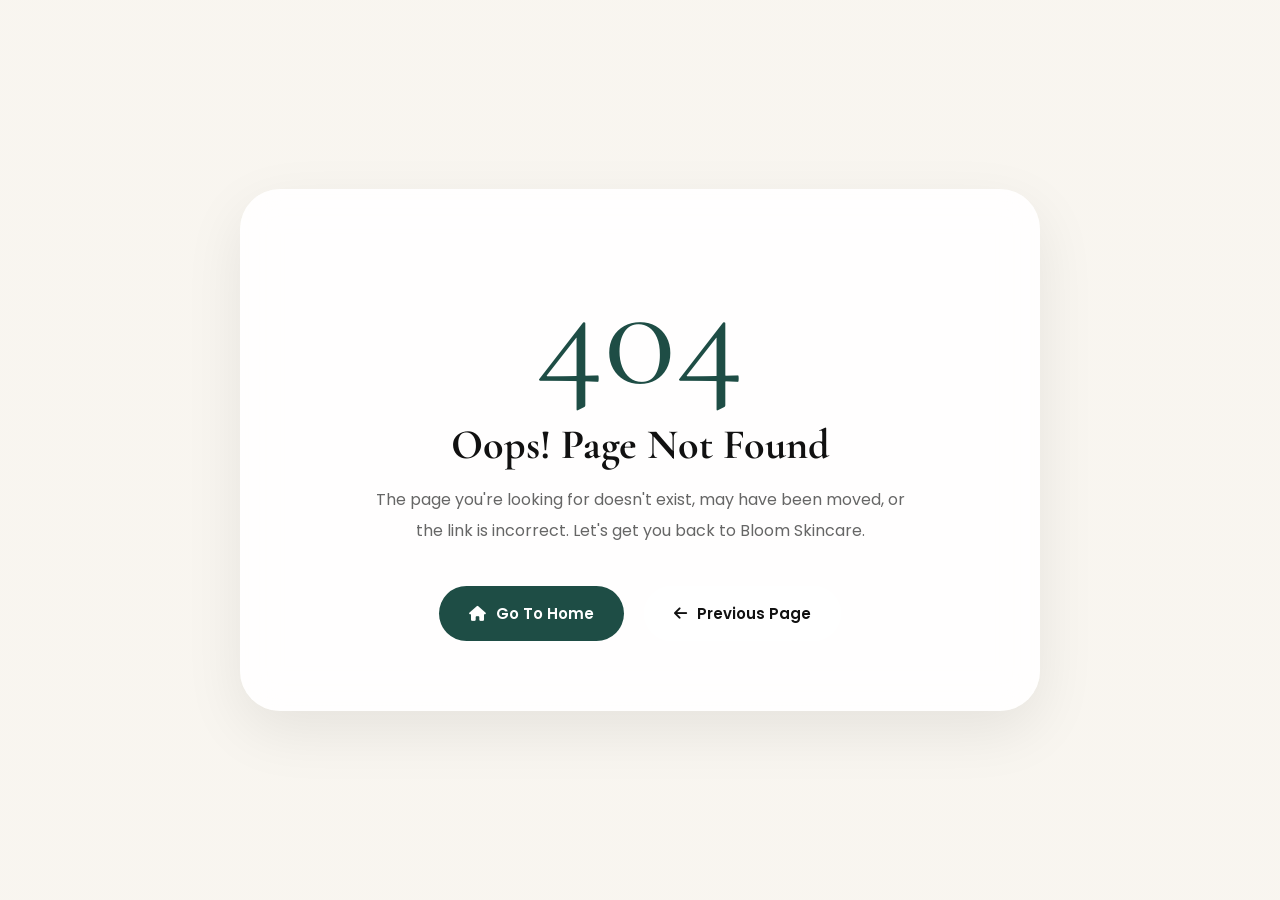
<file: 404b.html>
<!DOCTYPE html>
<html lang="en">

<head>

    <meta charset="UTF-8">
    <meta name="viewport" content="width=device-width, initial-scale=1.0">

    <title>404 - Page Not Found</title>
    <!-- CSS -->
    <!-- Favicon -->
   <link rel="icon" type="image/png" href="./bloom2.png?v=10">
<link rel="shortcut icon" href="./bloom2.png?v=10">
    <link
        href="https://fonts.googleapis.com/css2?family=Poppins:wght@300;400;500;600;700&family=Cormorant+Garamond:wght@400;500;600;700&display=swap"
        rel="stylesheet">

    <link rel="stylesheet" href="https://cdnjs.cloudflare.com/ajax/libs/font-awesome/6.5.1/css/all.min.css">

    <style>
        :root {

            --primary-color: #1E4D45;
            --secondary-color: #d4b472;

            --bg-color: #f8f5ef;
            --card-bg: rgba(255, 255, 255, .88);

            --text-color: #111;
            --light-text: #666;

            --shadow:
                0 20px 60px rgba(0, 0, 0, .08);

        }

        * {

            margin: 0;
            padding: 0;
            box-sizing: border-box;

            font-family: 'Poppins', sans-serif;

        }

        body {

            min-height: 100vh;

            display: flex;
            align-items: center;
            justify-content: center;

            padding: 20px;

            background:
                linear-gradient(rgba(248, 245, 239, .95),
                    rgba(248, 245, 239, .95)),
                url("https://images.unsplash.com/photo-1515377905703-c4788e51af15");

            background-size: cover;
            background-position: center;

            color: var(--text-color);

        }

        .back-btn {

            position: fixed;

            top: 25px;
            left: 25px;

            width: 55px;
            height: 55px;

            border: none;

            border-radius: 50%;

            background: var(--primary-color);

            color: white;

            cursor: pointer;

            font-size: 18px;

            transition: .3s;

            z-index: 100;
        }

        .back-btn:hover {

            transform: translateY(-3px);

        }

        .error-card {

            width: 100%;
            max-width: 800px;

            background: var(--card-bg);

            backdrop-filter: blur(18px);

            border-radius: 40px;

            padding: 70px 50px;

            text-align: center;

            box-shadow: var(--shadow);

        }

        .error-code {

            font-size: 150px;

            line-height: 1;

            font-family: 'Cormorant Garamond', serif;

            color: var(--primary-color);

        }

        .error-title {

            font-size: 42px;

            margin-top: 10px;
            margin-bottom: 15px;

            font-family: 'Cormorant Garamond', serif;

        }

        .error-text {

            color: var(--light-text);

            max-width: 550px;

            margin: auto;

            line-height: 1.9;

        }

        .buttons {

            margin-top: 40px;

            display: flex;

            justify-content: center;

            gap: 20px;

            flex-wrap: wrap;

        }

        .btn {

            padding: 16px 30px;

            border: none;

            border-radius: 50px;

            cursor: pointer;

            font-size: 15px;

            font-weight: 600;

            transition: .3s;

            text-decoration: none;

            display: inline-flex;

            align-items: center;

            gap: 10px;

        }

        .home-btn {

            background: var(--primary-color);

            color: white;

        }

        .home-btn:hover {

            transform: translateY(-3px);

        }

        .back-home {

            background: white;

            color: var(--text-color);

        }

        .back-home:hover {

            transform: translateY(-3px);

        }

        /* ===================================
LUXURY 404 DARK MODE
=================================== */

        body.dark-mode {

            background:

                linear-gradient(rgba(10, 12, 16, .72),
                    rgba(10, 12, 16, .72)),

                url("https://images.unsplash.com/photo-1515377905703-c4788e51af15");

            background-size: cover;
            background-position: center;
            background-attachment: fixed;

            color: #f5f5f5;
        }

        /* CARD */

        body.dark-mode .error-card {

            background: rgba(20, 24, 30, .82);

            backdrop-filter: blur(20px);

            border: 1px solid rgba(212, 175, 55, .12);

            box-shadow:
                0 25px 70px rgba(0, 0, 0, .45);
        }

        /* 404 NUMBER */

        body.dark-mode .error-code {

            color: #4b9387;

            text-shadow:
                0 0 30px rgba(212, 175, 55, .15);
        }

        /* TITLE */

        body.dark-mode .error-title {

            color: #ffffff;
        }

        /* DESCRIPTION */

        body.dark-mode .error-text {

            color: #d0d0d0;
        }

        /* HOME BUTTON */

        body.dark-mode .home-btn {

            background:
                linear-gradient(135deg,
                    #2d7065,
                    #50827a);

            color: #111;


        }

        body.dark-mode .home-btn:hover {

            transform: translateY(-4px);


        }

        /* BACK BUTTON */

        body.dark-mode .back-home {

            background: #232831;

            color: #f5f5f5;

            border: 1px solid rgba(255, 255, 255, .08);
        }

        body.dark-mode .back-home:hover {

            background: #2f3641;
        }

        /* DECORATIVE GOLD GLOW */

        body.dark-mode::before {

            content: "";

            position: fixed;

            inset: 0;

            pointer-events: none;

            z-index: -1;

            background:

                radial-gradient(circle at 15% 15%,
                    rgba(212, 175, 55, .08),
                    transparent 25%),

                radial-gradient(circle at 85% 75%,
                    rgba(212, 175, 55, .05),
                    transparent 30%);
        }

        @media(max-width:768px) {

            .error-card {

                padding: 40px 25px;

            }

            .error-code {

                font-size: 100px;

            }

            .error-title {

                font-size: 32px;

            }

            .buttons {

                flex-direction: column;

            }

            .btn {

                width: 100%;

                justify-content: center;

            }

        }
    </style>

</head>

<body>



    <div class="error-card">

        <div class="error-code">404</div>

        <h1 class="error-title">
            Oops! Page Not Found
        </h1>

        <p class="error-text">
            The page you're looking for doesn't exist,
            may have been moved, or the link is incorrect.
            Let's get you back to Bloom Skincare.
        </p>

        <div class="buttons">

            <a href="index.html" class="btn home-btn">

                <i class="fa-solid fa-house"></i>

                Go To Home

            </a>

            <button onclick="history.back()" class="btn back-home">

                <i class="fa-solid fa-arrow-left"></i>

                Previous Page

            </button>

        </div>

    </div>

    <script>

        /* LOAD SAVED DARK MODE */

        if (
            localStorage.getItem("darkMode")
            === "enabled"
        ) {

            document.body.classList.add(
                "dark-mode"
            );

        }

    </script>

    <script src="script.js"></script>
</body>

</html>
</file>
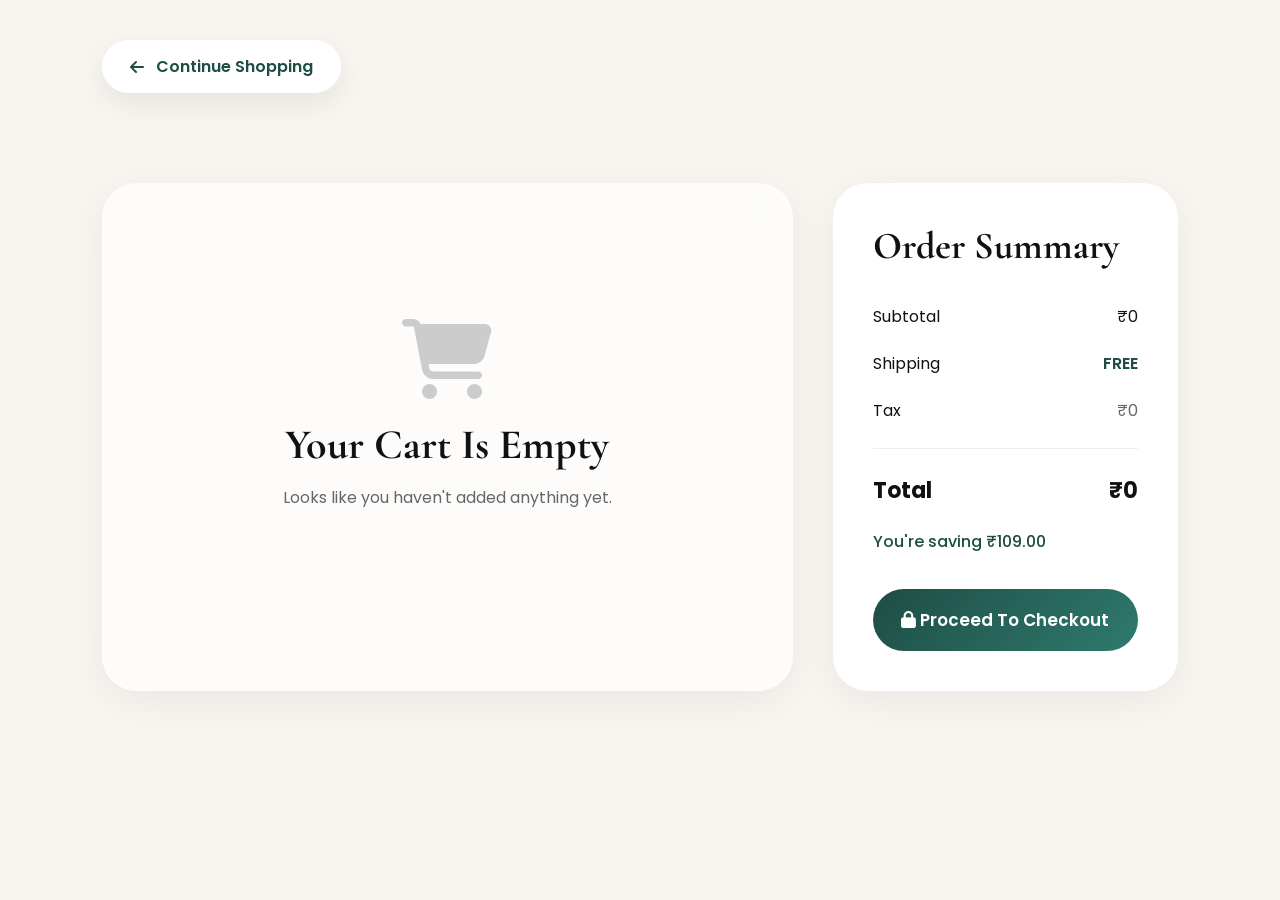
<file: cart.html>
<!DOCTYPE html>
<html lang="en">

<head>

    <meta charset="UTF-8">
    <meta name="viewport" content="width=device-width, initial-scale=1.0">

    <title>Luxury Cart</title>
    <!-- Favicon -->
<link rel="icon" type="image/png" href="./bloom2.png?v=10">
<link rel="shortcut icon" href="./bloom2.png?v=10">
    <!-- GOOGLE FONTS -->

    <link
        href="https://fonts.googleapis.com/css2?family=Poppins:wght@300;400;500;600;700&family=Cormorant+Garamond:wght@400;500;600;700&display=swap"
        rel="stylesheet">

    <!-- ICONS -->

    <link rel="stylesheet" href="https://cdnjs.cloudflare.com/ajax/libs/font-awesome/6.5.1/css/all.min.css" />

    <style>
        /* ===================================
ROOT
=================================== */

        :root {

            --bg: #f7f4ef;
            --card: #ffffff;

            --text: #111111;
            --light-text: #666;

            --primary: #1E4D45;
            --gold: #c8a96b;

            --border: rgba(0, 0, 0, .08);

            --shadow:
                0 10px 40px rgba(0, 0, 0, .06);

        }

        /* ===================================
GLOBAL
=================================== */

        * {
            margin: 0;
            padding: 0;
            box-sizing: border-box;
            font-family: 'Poppins', sans-serif;
        }

        body {

            background:
                linear-gradient(rgba(247, 244, 239, 0.88),
                    rgba(247, 244, 239, 0.88)),

                url("https://i.pinimg.com/1200x/38/24/34/382434f5f6836b54865b318787d50171.jpg");

            background-size: cover;

            background-position: center;

            background-repeat: no-repeat;

            background-attachment: fixed;

            color: var(--text);

            overflow-x: hidden;

            min-height: 100vh;
        }

        /* ===================================
HERO
=================================== */

        .cart-hero {

            min-height: 45vh;

            padding: 140px 8% 80px;

            display: flex;

            align-items: center;

            justify-content: space-between;

            gap: 50px;

            background:

                linear-gradient(to right,
                    rgba(255, 255, 255, .94),
                    rgba(255, 255, 255, .75)),

                url("https://images.unsplash.com/photo-1522335789203-aabd1fc54bc9?q=80&w=1400&auto=format&fit=crop");

            background-size: cover;
            background-position: center;
        }

        .hero-content h1 {

            font-size: 78px;

            font-family: 'Cormorant Garamond', serif;

            margin-bottom: 20px;
        }

        .hero-content p {

            font-size: 18px;

            color: var(--light);

            margin-bottom: 35px;
        }

        .back-btn {

            display: inline-flex;

            align-items: center;
            gap: 12px;

            padding: 14px 28px;

            background: white;

            color: var(--primary);

            border-radius: 50px;

            font-weight: 600;

            box-shadow: 0 10px 30px rgba(0, 0, 0, .08);

            transition: .3s;

            margin: 40px 8% 0;
        }

        .back-btn:hover {
            transform: translateY(-3px);

            background: var(--primary);

            color: white;
        }

        /* ===================================
CART SECTION
=================================== */

        .cart-section {

            padding: 90px 8%;
        }

        .cart-container {

            display: grid;

            grid-template-columns: 2fr 1fr;

            gap: 40px;
        }

        /* ===================================
CART ITEMS
=================================== */

        .cart-items {

            background: rgba(255, 255, 255, .7);

            backdrop-filter: blur(16px);

            padding: 35px;

            border-radius: 35px;

            box-shadow: var(--shadow);

            border: 1px solid rgba(255, 255, 255, .5);
        }

        .cart-item {

            display: grid;

            grid-template-columns:
                120px 1fr 120px 160px 120px 70px;

            gap: 20px;

            align-items: center;

            padding: 30px 0;

            border-bottom: 1px solid #eee;
        }

        .cart-item:last-child {

            border-bottom: none;
        }

        .cart-item img {

            width: 110px;
            height: 110px;

            border-radius: 24px;

            object-fit: cover;
        }

        .product-info h3 {

            font-size: 24px;

            margin-bottom: 10px;
        }

        .product-info p {

            color: var(--light);

            margin-bottom: 6px;
        }

        .price {

            font-size: 20px;

            font-weight: 600;

            color: var(--primary);
        }

        /* ===================================
QUANTITY
=================================== */

        .quantity {

            display: flex;

            align-items: center;

            justify-content: center;

            gap: 14px;
        }

        .quantity button {

            width: 42px;
            height: 42px;

            border: none;

            border-radius: 50%;

            background: var(--primary);

            color: white;

            font-size: 18px;

            cursor: pointer;

            transition: .3s;
        }

        .quantity button:hover {

            transform: scale(1.08);
        }

        .quantity span {

            font-size: 18px;

            font-weight: 600;
        }

        /* ===================================
REMOVE
=================================== */

        .remove-btn {

            width: 42px;
            height: 42px;

            border: none;

            border-radius: 50%;

            background: #ff4d6d;

            color: white;

            cursor: pointer;

            transition: .3s;
        }

        .remove-btn:hover {

            transform: scale(1.08);
        }

        /* ===================================
SUMMARY
=================================== */

        .summary {

            background: white;

            padding: 40px;

            border-radius: 35px;

            box-shadow: var(--shadow);

            height: fit-content;

            position: sticky;

            top: 120px;
        }

        .summary h2 {

            font-size: 38px;

            font-family: 'Cormorant Garamond', serif;

            margin-bottom: 35px;
        }

        .summary-row {

            display: flex;

            justify-content: space-between;

            margin-bottom: 22px;

            font-size: 16px;
        }

        .summary-row.total {

            margin-top: 25px;

            padding-top: 25px;

            border-top: 1px solid #eee;

            font-size: 22px;

            font-weight: 700;
        }

        .free {

            color: #1E4D45;

            font-weight: 600;
        }

        .tax {

            color: #666;
        }

        .savings {

            margin-top: 10px;

            color: #1E4D45;

            font-weight: 500;
        }

        /* ===================================
CHECKOUT BUTTON
=================================== */

        .checkout-btn {

            width: 100%;

            padding: 18px;

            margin-top: 35px;

            border: none;

            border-radius: 50px;

            background: linear-gradient(135deg,
                    #1E4D45,
                    #2f7a6d);

            color: white;

            font-size: 17px;

            font-weight: 600;

            cursor: pointer;

            transition: .4s;
        }

        .checkout-btn:hover {

            transform: translateY(-4px);
        }

        /* ===================================
EMPTY
=================================== */

        .empty {

            text-align: center;

            padding: 100px 20px;
        }

        .empty i {

            font-size: 80px;

            margin-bottom: 20px;

            color: #ccc;
        }

        .empty h2 {

            font-size: 42px;

            margin-bottom: 15px;

            font-family: 'Cormorant Garamond', serif;
        }

        .empty p {

            color: #666;
        }

        /* ===================================
LUXURY CART DARK MODE
=================================== */

        body.dark-mode {



            background:
                linear-gradient(rgba(54, 52, 52, 0.92),
                    rgba(61, 60, 60, 0.92)),
                url("https://i.pinimg.com/1200x/0f/f2/b2/0ff2b26fa88eefac050751a1a84832cf.jpg");

            background-size: cover;
            background-position: center;
            background-attachment: fixed;

            color: #f5f5f5;
        }

        /* HERO */

        body.dark-mode .cart-hero {

            background:
                linear-gradient(rgba(255, 255, 255, 0.75),
                    rgba(255, 255, 255, 0.75)),
                url("https://images.unsplash.com/photo-1522335789203-aabd1fc54bc9?q=80&w=1400&auto=format&fit=crop");

            background-size: cover;
            background-position: center;
        }

        body.dark-mode .hero-content h1 {

            color: #4b9387;
        }

        body.dark-mode .hero-content p {

            color: #d0d0d0;
        }

        /* BACK BUTTON */

        body.dark-mode .back-btn {

            background: rgba(22, 26, 32, .95);

            color: #4b9387;

            border: 1px solid rgba(212, 175, 55, .15);
        }

        body.dark-mode .back-btn:hover {

            background: #4b9387;

            color: #111;
        }

        /* CART ITEMS */

        body.dark-mode .cart-items {

            background: rgba(20, 24, 30, .82);

            backdrop-filter: blur(20px);

            border: 1px solid rgba(212, 175, 55, .12);

            box-shadow:
                0 25px 70px rgba(0, 0, 0, .45);
        }

        body.dark-mode .cart-item {

            border-bottom:
                1px solid rgba(255, 255, 255, .08);
        }

        body.dark-mode .cart-item img {

            border: 1px solid rgba(212, 175, 55, .15);
        }

        /* PRODUCT INFO */

        body.dark-mode .product-info h3 {

            color: #ffffff;
        }

        body.dark-mode .product-info p {

            color: #c9c9c9;
        }

        body.dark-mode .price {

            color: #4b9387;
        }

        /* QUANTITY */

        body.dark-mode .quantity button {

            background: #4b9387;

            color: #111;
        }

        body.dark-mode .quantity span {

            color: #fff;
        }

        /* REMOVE BUTTON */

        body.dark-mode .remove-btn {

            background: #b93f55;
        }

        /* SUMMARY */

        body.dark-mode .summary {

            background: rgba(20, 24, 30, .88);

            backdrop-filter: blur(20px);

            border: 1px solid rgba(212, 175, 55, .12);

            box-shadow:
                0 25px 70px rgba(0, 0, 0, .45);
        }

        body.dark-mode .summary h2 {

            color: #fff;
        }

        body.dark-mode .summary-row {

            color: #f0f0f0;
        }

        body.dark-mode .summary-row.total {

            border-top:
                1px solid rgba(255, 255, 255, .08);
        }

        body.dark-mode .tax {

            color: #c9c9c9;
        }

        body.dark-mode .free {

            color: #fff;
        }

        body.dark-mode .savings {

            color: #4b9387;
        }

        /* CHECKOUT BUTTON */

        body.dark-mode .checkout-btn {

            background:
                linear-gradient(135deg,
                    #2d7065,
                    #50827a);

            color: #111;

            font-weight: 700;
        }

        body.dark-mode .checkout-btn:hover {

            transform: translateY(-4px);


        }

        /* EMPTY CART */

        body.dark-mode .empty i {

            color: #4b9387;
        }

        body.dark-mode .empty h2 {

            color: #ffffff;
        }

        body.dark-mode .empty p {

            color: #c9c9c9;
        }

        /* GOLD AMBIENT GLOW */

        body.dark-mode::before {

            content: "";

            position: fixed;

            inset: 0;

            pointer-events: none;

            z-index: -1;

            background:

                radial-gradient(circle at 15% 15%,
                    rgba(212, 175, 55, .08),
                    transparent 25%),

                radial-gradient(circle at 85% 75%,
                    rgba(212, 175, 55, .05),
                    transparent 30%);
        }

        /* ===================================
MOBILE
=================================== */

        @media(max-width:991px) {

            .cart-container {

                grid-template-columns: 1fr;
            }

            .cart-item {

                grid-template-columns: 1fr;

                text-align: center;
            }

            .cart-hero {

                flex-direction: column;

                text-align: center;
            }

            .hero-content h1 {

                font-size: 56px;
            }

        }

        /* ===================================
CART PAGE MOBILE RESPONSIVE
=================================== */

        @media(max-width:991px) {

            header {

                padding: 18px 5%;
            }

            nav {

                display: none;
            }

            .logo {

                font-size: 34px;
            }

            .cart-hero {

                padding: 120px 5% 70px;

                min-height: auto;
            }

            .cart-hero h1 {

                font-size: 60px;
            }

            .cart-container {

                grid-template-columns: 1fr;

                padding: 60px 5%;

                gap: 30px;
            }

            .cart-left,
            .cart-right {

                padding: 30px;

                border-radius: 28px;
            }

            .cart-item {

                grid-template-columns: 100px 1fr;

                gap: 20px;

                position: relative;
            }

            .cart-item img {

                width: 100px;
                height: 100px;
            }

            .price,
            .quantity,
            .cart-total {

                margin-top: 10px;
            }

            .remove-btn {

                position: absolute;

                top: 10px;
                right: 10px;
            }

            .summary-box {

                padding: 25px;
            }

            .checkout-btn {

                width: 100%;
            }

        }

        /* ===================================
SMALL MOBILE
=================================== */

        @media(max-width:600px) {

            header {

                padding: 16px 4%;
            }

            .cart-hero {

                padding: 110px 4% 60px;
            }

            .cart-hero h1 {

                font-size: 46px;
            }

            .cart-container {

                padding: 50px 4%;
            }

            .cart-left,
            .cart-right {

                padding: 22px;

                border-radius: 24px;
            }

            .cart-item {

                display: flex;

                flex-direction: column;

                align-items: flex-start;

                padding: 20px;
            }

            .cart-item img {

                width: 100%;
                height: 220px;

                object-fit: cover;

                border-radius: 18px;
            }

            .product-info {

                width: 100%;
            }

            .product-info h3 {

                font-size: 20px;
            }

            .price {

                font-size: 18px;

                font-weight: 600;
            }

            .quantity {

                width: 100%;

                justify-content: space-between;
            }

            .quantity button {

                width: 40px;
                height: 40px;
            }

            .cart-total {

                font-size: 24px;
            }

            .summary-box {

                padding: 22px;
            }

            .summary-row {

                font-size: 14px;
            }

            .final-total {

                font-size: 24px;
            }

            .checkout-btn {

                width: 100%;

                padding: 16px;
            }

            .back-shopping {

                width: 100%;

                justify-content: center;
            }

            .empty {

                padding: 50px 20px;
            }

            .empty i {

                font-size: 60px;
            }

            .empty h2 {

                font-size: 28px;
            }

        }
    </style>

</head>

<body>


    <a href="shop.html" class="back-btn" style="text-decoration: none;">

        <i class="fa-solid fa-arrow-left"></i>

        Continue Shopping

    </a>


    <!-- ===================================
CART
=================================== -->

    <section class="cart-section">

        <div class="cart-container">

            <!-- CART ITEMS -->

            <div class="cart-items" id="cartItems">

            </div>

            <!-- SUMMARY -->

            <div class="summary">

                <h2>Order Summary</h2>

                <div class="summary-row">

                    <span>Subtotal</span>

                    <span id="subtotal">₹0</span>

                </div>

                <div class="summary-row">

                    <span>Shipping</span>

                    <span class="free" id="shipping">

                        FREE

                    </span>

                </div>

                <div class="summary-row">

                    <span>Tax</span>

                    <span class="tax" id="tax">

                        ₹0

                    </span>

                </div>

                <div class="summary-row total">

                    <span>Total</span>

                    <span id="finalTotal">

                        ₹0

                    </span>

                </div>

                <div class="savings">

                    You're saving ₹109.00

                </div>

                <a href="checkout.html">

                    <button class="checkout-btn">

                        <i class="fa-solid fa-lock"></i>

                        Proceed To Checkout

                    </button>

                </a>

            </div>

        </div>

    </section>

    <script>

        // ===================================
        // LOAD CART
        // ===================================

        let cart =
            JSON.parse(localStorage.getItem("cart")) || [];

        const cartItems =
            document.getElementById("cartItems");

        // ===================================
        // RENDER CART
        // ===================================

        function renderCart() {

            cartItems.innerHTML = "";

            let subtotal = 0;

            if (cart.length === 0) {

                cartItems.innerHTML =

                    `
<div class="empty">

<i class="fa-solid fa-cart-shopping"></i>

<h2>Your Cart Is Empty</h2>

<p>
Looks like you haven't added
anything yet.
</p>

</div>
`;

                document.getElementById("subtotal")
                    .innerText = "₹0";

                document.getElementById("tax")
                    .innerText = "₹0";

                document.getElementById("finalTotal")
                    .innerText = "₹0";

                return;
            }

            cart.forEach((item, index) => {

                const price =
                    typeof item.price === "string"
                        ? parseFloat(item.price.replace("₹", ""))
                        : Number(item.price);

                const total =
                    price * item.quantity;

                subtotal += total;

                cartItems.innerHTML +=

                    `
<div class="cart-item">

<img src="${item.image}">

<div class="product-info">

<h3>${item.name}</h3>

<p>${item.category}</p>

<p>Size: ${item.size}</p>

</div>

<div class="price">

${item.price}

</div>

<div class="quantity">

<button onclick="decreaseQty(${index})">

-

</button>

<span>

${item.quantity}

</span>

<button onclick="increaseQty(${index})">

+

</button>

</div>

<h3>

₹${total.toFixed(2)}

</h3>

<button class="remove-btn"
onclick="removeItem(${index})">

<i class="fa-solid fa-xmark"></i>

</button>

</div>
`;

            });

            // ===================================
            // CALCULATIONS
            // ===================================

            const shipping =
                subtotal > 60 ? 0 : 8;

            const tax =
                subtotal * 0.08;

            const finalTotal =
                subtotal + shipping + tax;

            // UPDATE UI

            /* UPDATE UI */

            document.getElementById("subtotal")
                .innerText =
                `₹${subtotal.toFixed(2)}`;

            document.getElementById("shipping")
                .innerText =
                shipping === 0
                    ? "FREE"
                    : `₹${shipping.toFixed(2)}`;

            document.getElementById("tax")
                .innerText =
                `₹${tax.toFixed(2)}`;

            document.getElementById("finalTotal")
                .innerText =
                `₹${finalTotal.toFixed(2)}`;

            // SAVE

            localStorage.setItem(
                "cart",
                JSON.stringify(cart)
            );

        }

        // ===================================
        // INCREASE
        // ===================================

        function increaseQty(index) {

            cart[index].quantity++;

            renderCart();

        }

        // ===================================
        // DECREASE
        // ===================================

        function decreaseQty(index) {

            if (cart[index].quantity > 1) {

                cart[index].quantity--;

                renderCart();

            }

        }

        // ===================================
        // REMOVE
        // ===================================

        function removeItem(index) {

            cart.splice(index, 1);

            renderCart();

        }

        // ===================================
        // INITIAL
        // ===================================

        renderCart();

        /* APPLY SAVED DARK MODE */

        if (localStorage.getItem("darkMode") === "enabled") {
            document.body.classList.add("dark-mode");
        }

    </script>
    <script src="script.js"></script>
</body>

</html>
</file>
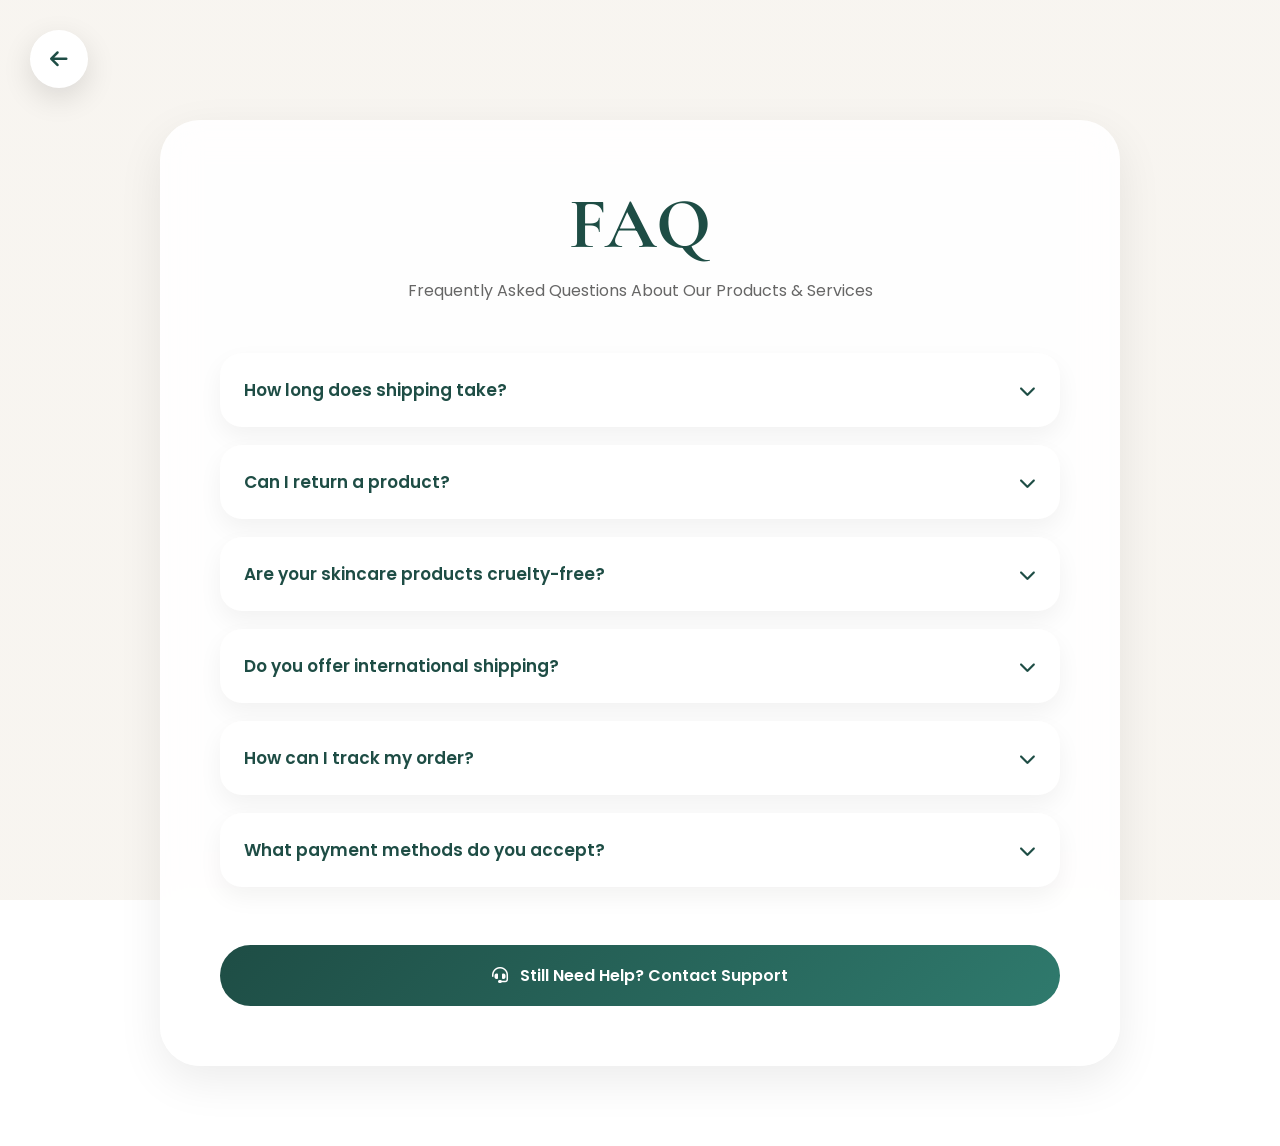
<file: faqb.html>
<!DOCTYPE html>
<html lang="en">

<head>

    <meta charset="UTF-8">
    <meta name="viewport" content="width=device-width, initial-scale=1.0">

    <title>Frequently Asked Questions</title>
    <!-- Favicon -->
<link rel="icon" type="image/png" href="./bloom2.png?v=10">
<link rel="shortcut icon" href="./bloom2.png?v=10">
    <link
        href="https://fonts.googleapis.com/css2?family=Poppins:wght@300;400;500;600;700&family=Cormorant+Garamond:wght@400;500;600;700&display=swap"
        rel="stylesheet">

    <link rel="stylesheet" href="https://cdnjs.cloudflare.com/ajax/libs/font-awesome/6.5.1/css/all.min.css" />

    <style>
        :root {
            --primary: #1E4D45;
            --gold: #c8a96b;
            --text: #111;
            --light: #666;
            --shadow: 0 15px 45px rgba(0, 0, 0, .08);
        }

        * {
            margin: 0;
            padding: 0;
            box-sizing: border-box;
            font-family: 'Poppins', sans-serif;
        }

        body {

            background:
                linear-gradient(rgba(247, 244, 239, .92),
                    rgba(247, 244, 239, .92)),

                url("https://i.pinimg.com/1200x/38/24/34/382434f5f6836b54865b318787d50171.jpg");

            background-size: cover;
            background-position: center;
            background-attachment: fixed;

            min-height: 100vh;
        }

        /* BACK BUTTON */

        .top-back-btn {

            position: fixed;

            top: 30px;
            left: 30px;

            width: 58px;
            height: 58px;

            border: none;

            border-radius: 50%;

            background: white;

            color: var(--primary);

            font-size: 20px;

            cursor: pointer;

            box-shadow: 0 10px 30px rgba(0, 0, 0, .12);

            z-index: 999;

            transition: .3s;
        }

        .top-back-btn:hover {

            background: var(--primary);

            color: white;

            transform: translateY(-4px);
        }

        /* CONTAINER */

        .container {

            max-width: 1000px;

            margin: auto;

            padding: 120px 20px 80px;
        }

        /* CARD */

        .faq-card {

            background: rgba(255, 255, 255, .88);

            backdrop-filter: blur(18px);

            border-radius: 40px;

            padding: 60px;

            box-shadow: var(--shadow);
        }

        .title {

            text-align: center;

            margin-bottom: 50px;
        }

        .title h1 {

            font-size: 72px;

            color: var(--primary);

            font-family: 'Cormorant Garamond', serif;

            margin-bottom: 10px;
        }

        .title p {

            color: var(--light);
        }

        /* FAQ */

        .faq-item {

            background: white;

            border-radius: 22px;

            margin-bottom: 18px;

            overflow: hidden;

            box-shadow: 0 10px 25px rgba(0, 0, 0, .05);
        }

        .faq-question {

            width: 100%;

            border: none;

            background: none;

            padding: 24px;

            font-size: 17px;

            font-weight: 600;

            color: var(--primary);

            cursor: pointer;

            display: flex;

            justify-content: space-between;

            align-items: center;

            text-align: left;
        }

        .faq-question i {

            transition: .3s;
        }

        .faq-answer {

            max-height: 0;

            overflow: hidden;

            transition: .35s ease;

            padding: 0 24px;
        }

        .faq-answer p {

            color: var(--light);

            line-height: 1.9;

            padding-bottom: 24px;
        }

        .faq-item.active .faq-answer {

            max-height: 250px;
        }

        .faq-item.active .faq-question i {

            transform: rotate(180deg);
        }

        /* CONTACT BUTTON */

        .contact-btn {

            width: 100%;

            margin-top: 40px;

            padding: 18px;

            border: none;

            border-radius: 60px;

            background:
                linear-gradient(135deg,
                    #1E4D45,
                    #2f7a6d);

            color: white;

            font-size: 16px;

            font-weight: 600;

            cursor: pointer;

            transition: .3s;
        }

        .contact-btn:hover {

            transform: translateY(-4px);
        }

        /* ===================================
FAQ DARK MODE
=================================== */

        body.dark-mode {

            background:
                linear-gradient(rgba(15, 17, 20, .95),
                    rgba(15, 17, 20, .95)),

                url("https://i.pinimg.com/1200x/38/24/34/382434f5f6836b54865b318787d50171.jpg");

            background-size: cover;
            background-position: center;
            background-attachment: fixed;

            color: #f5f5f5;
        }

        /* MAIN CARD */

        body.dark-mode .faq-card {

            background: rgba(25, 28, 34, .92);

            backdrop-filter: blur(18px);

            border: 1px solid rgba(255, 255, 255, .05);

            box-shadow:
                0 20px 60px rgba(0, 0, 0, .45);
        }

        /* TITLE */

        body.dark-mode .title h1 {

            color: #1E4D45;
        }

        body.dark-mode .title p {

            color: #bcbcbc;
        }

        /* FAQ BOXES */

        body.dark-mode .faq-item {

            background: #232831;

            box-shadow: none;

            border: 1px solid rgba(255, 255, 255, .05);
        }

        /* QUESTION */

        body.dark-mode .faq-question {

            color: #f5f5f5;
        }

        /* ICON */

        body.dark-mode .faq-question i {

            color: #1E4D45;
        }

        /* ANSWER */

        body.dark-mode .faq-answer {

            background: #1b2027;
        }

        body.dark-mode .faq-answer p {

            color: #cfcfcf;
        }

        /* ACTIVE FAQ */

        body.dark-mode .faq-item.active {

            border-color: rgba(212, 175, 55, .4);
        }

        /* HOVER EFFECT */

        body.dark-mode .faq-item:hover {

            transform: translateY(-2px);

            border-color: rgba(212, 175, 55, .3);

            transition: .3s;
        }

        /* BACK BUTTON */

        body.dark-mode .top-back-btn {

            background: #232831;

            color: #1E4D45;

            border: 1px solid rgba(212, 175, 55, .2);
        }

        body.dark-mode .top-back-btn:hover {

            background: #1E4D45;

            color: #111;
        }

        /* CONTACT BUTTON */

        body.dark-mode .contact-btn {

            background:
                linear-gradient(135deg,
                    #1E4D45,
                    #50827a);

            color: #111;
        }

        body.dark-mode .contact-btn:hover {

            transform: translateY(-4px);

        }

        /* MOBILE */

        @media(max-width:768px) {

            .faq-card {
                padding: 35px;
            }

            .title h1 {
                font-size: 48px;
            }

            .top-back-btn {
                width: 50px;
                height: 50px;
                top: 20px;
                left: 20px;
            }
        }
    </style>

</head>

<body>

    <button class="top-back-btn" onclick="history.back()">

        <i class="fa-solid fa-arrow-left"></i>

    </button>

    <div class="container">

        <div class="faq-card">

            <div class="title">

                <h1>FAQ</h1>

                <p>
                    Frequently Asked Questions About Our Products & Services
                </p>

            </div>

            <div class="faq-item">
                <button class="faq-question">
                    How long does shipping take?
                    <i class="fa-solid fa-chevron-down"></i>
                </button>
                <div class="faq-answer">
                    <p>Orders are usually delivered within 3–7 business days depending on your location.</p>
                </div>
            </div>

            <div class="faq-item">
                <button class="faq-question">
                    Can I return a product?
                    <i class="fa-solid fa-chevron-down"></i>
                </button>
                <div class="faq-answer">
                    <p>Yes. Unused products can be returned according to our return policy.</p>
                </div>
            </div>

            <div class="faq-item">
                <button class="faq-question">
                    Are your skincare products cruelty-free?
                    <i class="fa-solid fa-chevron-down"></i>
                </button>
                <div class="faq-answer">
                    <p>Yes. We do not test our products on animals and work with ethical suppliers.</p>
                </div>
            </div>

            <div class="faq-item">
                <button class="faq-question">
                    Do you offer international shipping?
                    <i class="fa-solid fa-chevron-down"></i>
                </button>
                <div class="faq-answer">
                    <p>Yes. International shipping is available for selected countries.</p>
                </div>
            </div>

            <div class="faq-item">
                <button class="faq-question">
                    How can I track my order?
                    <i class="fa-solid fa-chevron-down"></i>
                </button>
                <div class="faq-answer">
                    <p>Once shipped, you'll receive a tracking number by email.</p>
                </div>
            </div>

            <div class="faq-item">
                <button class="faq-question">
                    What payment methods do you accept?
                    <i class="fa-solid fa-chevron-down"></i>
                </button>
                <div class="faq-answer">
                    <p>We accept major credit cards, debit cards, UPI, PayPal and other secure payment options.</p>
                </div>
            </div>

            <button class="contact-btn" onclick="location.href='contactb.html'">

                <i class="fa-solid fa-headset"></i>
                &nbsp;
                Still Need Help? Contact Support

            </button>

        </div>

    </div>

    <script>

        const faqItems =
            document.querySelectorAll(".faq-item");

        faqItems.forEach(item => {

            const btn =
                item.querySelector(".faq-question");

            btn.addEventListener("click", () => {

                item.classList.toggle("active");

            });

        });

        document.addEventListener("DOMContentLoaded", () => {

            const savedTheme = localStorage.getItem("theme");

            if (savedTheme === "dark") {

                document.body.classList.add("dark-mode");

            }

        });

    </script>
    <script src="script.js"></script>
</body>

</html>
</file>
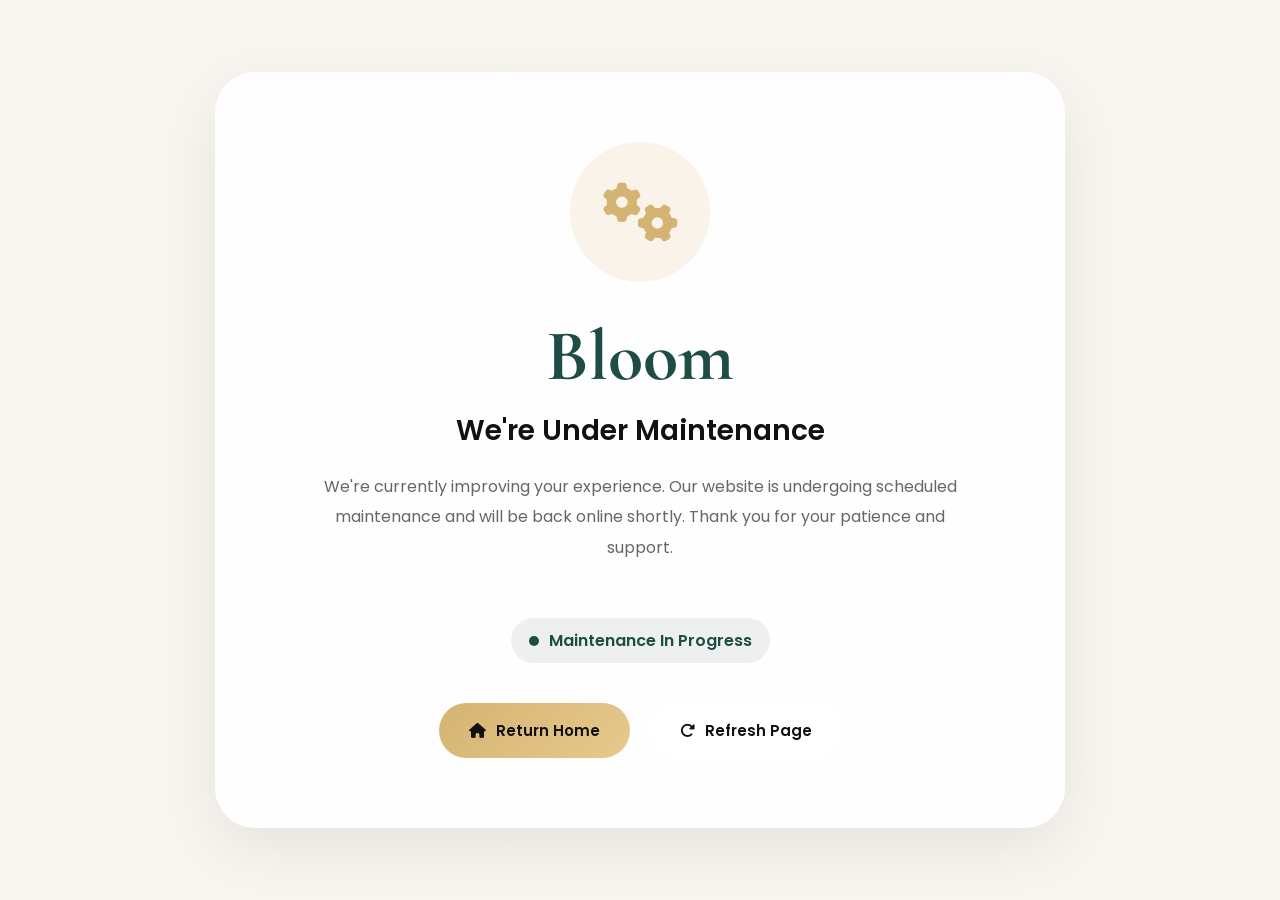
<file: maintanceb.html>
<!DOCTYPE html>
<html lang="en">

<head>

    <meta charset="UTF-8">
    <meta name="viewport" content="width=device-width, initial-scale=1.0">

    <title>Website Under Maintenance</title>
    <!-- Favicon -->
  <link rel="icon" type="image/png" href="./bloom2.png?v=10">
<link rel="shortcut icon" href="./bloom2.png?v=10">
    <link
        href="https://fonts.googleapis.com/css2?family=Poppins:wght@300;400;500;600;700&family=Cormorant+Garamond:wght@500;600;700&display=swap"
        rel="stylesheet">

    <link rel="stylesheet" href="https://cdnjs.cloudflare.com/ajax/libs/font-awesome/6.5.1/css/all.min.css">

    <style>
        :root {

            --primary: #d4b472;
            --secondary: #1E4D45;

            --bg: #f8f5ef;

            --text: #111;
            --light-text: #666;

            --shadow:
                0 20px 60px rgba(0, 0, 0, .08);

        }

        * {

            margin: 0;
            padding: 0;

            box-sizing: border-box;

            font-family: 'Poppins', sans-serif;
        }

        body {

            min-height: 100vh;

            display: flex;

            align-items: center;
            justify-content: center;

            padding: 20px;

            background:
                linear-gradient(rgba(248, 245, 239, .92),
                    rgba(248, 245, 239, .92)),
                url("https://images.unsplash.com/photo-1515377905703-c4788e51af15");

            background-size: cover;
            background-position: center;

            color: var(--text);
        }

        /* BACK BUTTON */

        .back-btn {

            position: fixed;

            top: 25px;
            left: 25px;

            width: 55px;
            height: 55px;

            border: none;

            border-radius: 50%;

            background: var(--primary);

            color: white;

            cursor: pointer;

            font-size: 18px;

            transition: .3s;
        }

        .back-btn:hover {

            transform: translateY(-3px);
        }

        /* CARD */

        .maintenance-card {

            width: 100%;
            max-width: 850px;

            text-align: center;

            background: rgba(255, 255, 255, .88);

            backdrop-filter: blur(18px);

            border-radius: 40px;

            padding: 70px 50px;

            box-shadow: var(--shadow);
        }

        /* ICON */

        .maintenance-icon {

            width: 140px;
            height: 140px;

            margin: auto;

            display: flex;

            align-items: center;
            justify-content: center;

            border-radius: 50%;

            background: rgba(212, 180, 114, .15);

            color: var(--primary);

            font-size: 60px;

            animation: spin 8s linear infinite;
        }

        @keyframes spin {

            from {
                transform: rotate(0deg);
            }

            to {
                transform: rotate(360deg);
            }

        }

        h1 {

            font-family: 'Cormorant Garamond', serif;

            font-size: 72px;

            margin-top: 30px;

            color: var(--secondary);
        }

        h2 {

            margin-top: 10px;

            font-size: 28px;

            font-weight: 600;
        }

        p {

            max-width: 650px;

            margin: 20px auto;

            line-height: 1.9;

            color: var(--light-text);
        }

        /* BUTTONS */

        .actions {

            margin-top: 40px;

            display: flex;

            justify-content: center;

            gap: 20px;

            flex-wrap: wrap;
        }

        .btn {

            padding: 16px 30px;

            border: none;

            border-radius: 50px;

            cursor: pointer;

            font-size: 15px;

            font-weight: 600;

            transition: .3s;

            text-decoration: none;

            display: flex;

            align-items: center;

            gap: 10px;
        }

        .home-btn {

            background: linear-gradient(135deg,
                    #d4b472,
                    #e7c98d);

            color: #111;
        }

        .refresh-btn {

            background: white;

            color: #111;
        }

        .btn:hover {

            transform: translateY(-4px);
        }

        /* STATUS */

        .status {

            margin-top: 35px;

            display: inline-flex;

            align-items: center;

            gap: 10px;

            padding: 10px 18px;

            border-radius: 50px;

            background: rgba(30, 77, 69, .08);

            color: var(--secondary);

            font-weight: 600;
        }

        .status-dot {

            width: 10px;
            height: 10px;

            border-radius: 50%;

            background: #1E4D45;

            animation: pulse 1.5s infinite;
        }

        @keyframes pulse {

            0% {
                transform: scale(1);
                opacity: 1;
            }

            50% {
                transform: scale(1.4);
                opacity: .5;
            }

            100% {
                transform: scale(1);
                opacity: 1;
            }

        }

        /* ===================================
LUXURY MAINTENANCE DARK MODE
=================================== */

        body.dark-mode {

            background:

                linear-gradient(rgba(10, 12, 16, .72),
                    rgba(10, 12, 16, .72)),

                url("https://images.unsplash.com/photo-1515377905703-c4788e51af15");

            background-size: cover;
            background-position: center;
            background-attachment: fixed;

            color: #f5f5f5;
        }

        /* CARD */

        body.dark-mode .maintenance-card {

            background: rgba(20, 24, 30, .82);

            backdrop-filter: blur(20px);

            border: 1px solid rgba(212, 175, 55, .12);

            box-shadow:
                0 25px 70px rgba(0, 0, 0, .45);
        }

        /* BRAND NAME */

        body.dark-mode h1 {

            color: #4b9387;

            text-shadow:
                0 0 25px rgba(212, 175, 55, .15);
        }

        /* SUBTITLE */

        body.dark-mode h2 {

            color: #ffffff;
        }

        /* DESCRIPTION */

        body.dark-mode p {

            color: #d0d0d0;
        }

        /* MAINTENANCE ICON */

        body.dark-mode .maintenance-icon {

            background:
                rgba(212, 175, 55, .12);

            color: #4b9387;

            border: 1px solid rgba(212, 175, 55, .15);

            box-shadow:
                0 0 40px rgba(212, 175, 55, .08);
        }

        /* STATUS BADGE */

        body.dark-mode .status {

            background:
                rgba(212, 175, 55, .08);

            color: #4b9387;

            border: 1px solid rgba(212, 175, 55, .12);
        }

        body.dark-mode .status-dot {

            background: #4b9387;
        }

        /* HOME BUTTON */

        body.dark-mode .home-btn {

            background:
                linear-gradient(135deg,
                    #2d7065,
                    #50827a);

            color: #111;

            box-shadow:
                0 15px 35px rgba(212, 175, 55, .25);
        }

        body.dark-mode .home-btn:hover {

            transform: translateY(-4px);

            box-shadow:
                0 20px 45px rgba(212, 175, 55, .35);
        }

        /* REFRESH BUTTON */

        body.dark-mode .refresh-btn {

            background: #232831;

            color: #f5f5f5;

            border: 1px solid rgba(255, 255, 255, .08);
        }

        body.dark-mode .refresh-btn:hover {

            background: #2f3641;
        }

        /* GOLD AMBIENT GLOW */

        body.dark-mode::before {

            content: "";

            position: fixed;

            inset: 0;

            pointer-events: none;

            z-index: -1;

            background:

                radial-gradient(circle at 15% 15%,
                    rgba(212, 175, 55, .08),
                    transparent 25%),

                radial-gradient(circle at 85% 75%,
                    rgba(212, 175, 55, .05),
                    transparent 30%);
        }

        @media(max-width:768px) {

            .maintenance-card {

                padding: 40px 25px;
            }

            h1 {

                font-size: 52px;
            }

            h2 {

                font-size: 22px;
            }

            .actions {

                flex-direction: column;
            }

            .btn {

                width: 100%;

                justify-content: center;
            }

        }
    </style>

</head>

<body>


    <div class="maintenance-card">

        <div class="maintenance-icon">

            <i class="fa-solid fa-gears"></i>

        </div>

        <h1>Bloom</h1>

        <h2>We're Under Maintenance</h2>

        <p>
            We're currently improving your experience.
            Our website is undergoing scheduled maintenance
            and will be back online shortly.
            Thank you for your patience and support.
        </p>

        <div class="status">

            <span class="status-dot"></span>

            Maintenance In Progress

        </div>

        <div class="actions">

            <a href="index.html" class="btn home-btn">

                <i class="fa-solid fa-house"></i>

                Return Home

            </a>

            <button class="btn refresh-btn" onclick="location.reload()">

                <i class="fa-solid fa-rotate-right"></i>

                Refresh Page

            </button>

        </div>

    </div>

    <script>

        if (
            localStorage.getItem("darkMode")
            === "enabled"
        ) {

            document.body.classList.add(
                "dark-mode"
            );

        }

    </script>
    <script src="script.js"></script>
</body>

</html>
</file>
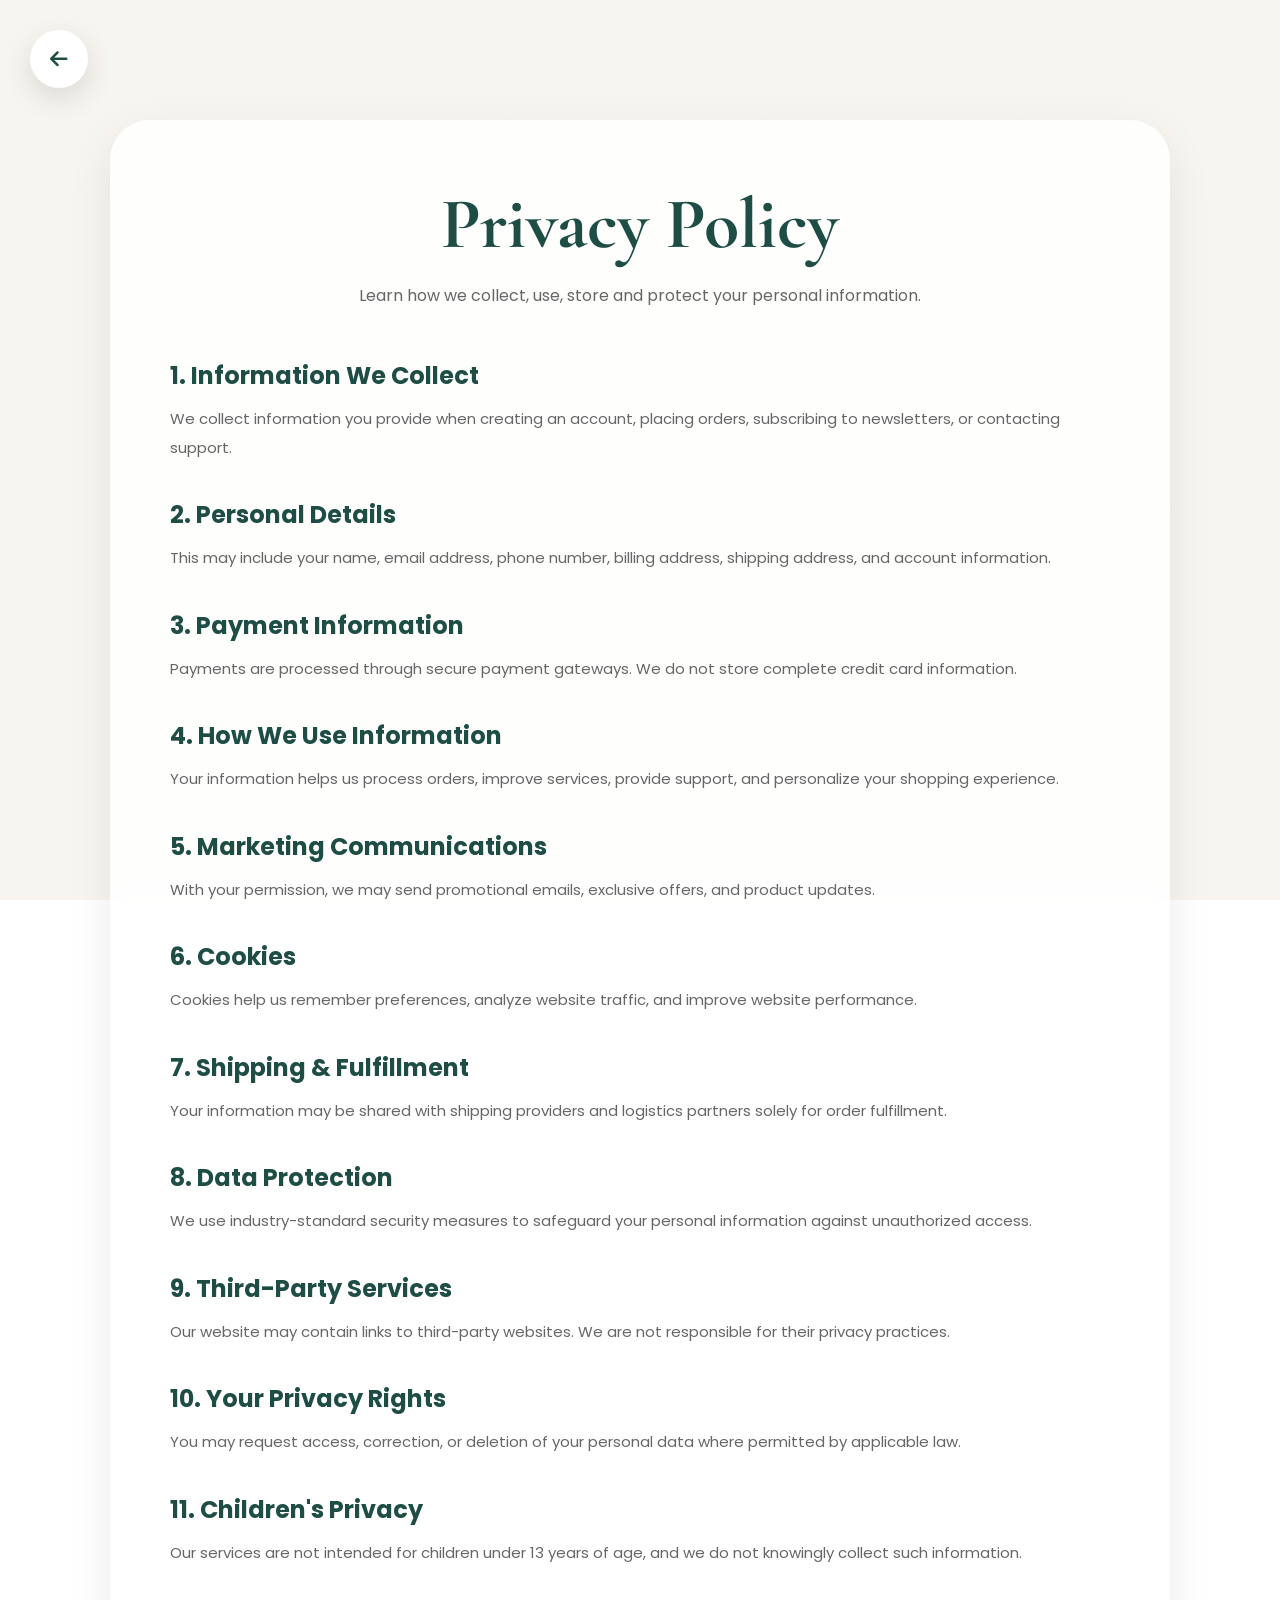
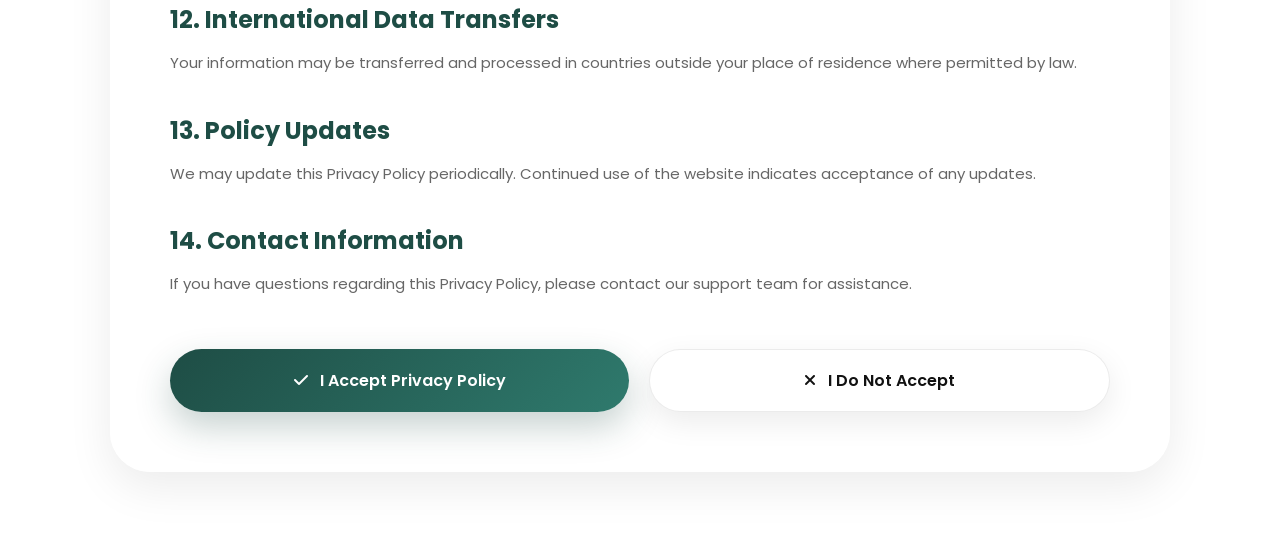
<file: privacypolicy.html>
<!DOCTYPE html>
<html lang="en">

<head>

    <meta charset="UTF-8">
    <meta name="viewport" content="width=device-width, initial-scale=1.0">

    <title>Privacy Policy</title>
    <!-- Favicon -->
<link rel="icon" type="image/png" href="./bloom2.png?v=10">
<link rel="shortcut icon" href="./bloom2.png?v=10">
    <link
        href="https://fonts.googleapis.com/css2?family=Poppins:wght@300;400;500;600;700&family=Cormorant+Garamond:wght@400;500;600;700&display=swap"
        rel="stylesheet">

    <link rel="stylesheet" href="https://cdnjs.cloudflare.com/ajax/libs/font-awesome/6.5.1/css/all.min.css" />

    <style>
        /* ===================================
ROOT
=================================== */

        :root {

            --bg: #f7f4ef;
            --card: #ffffff;

            --text: #111;
            --light: #666;

            --primary: #1E4D45;
            --gold: #c8a96b;

            --shadow:
                0 15px 45px rgba(0, 0, 0, .08);
        }

        /* ===================================
GLOBAL
=================================== */

        * {
            margin: 0;
            padding: 0;
            box-sizing: border-box;
            font-family: 'Poppins', sans-serif;
        }

        body {

            background:
                linear-gradient(rgba(247, 244, 239, .92),
                    rgba(247, 244, 239, .92)),

                url("https://i.pinimg.com/1200x/38/24/34/382434f5f6836b54865b318787d50171.jpg");

            background-size: cover;
            background-position: center;
            background-attachment: fixed;

            min-height: 100vh;

            color: var(--text);
        }

        /* ===================================
BACK BUTTON
=================================== */

        .top-back-btn {

            position: fixed;

            top: 30px;
            left: 30px;

            width: 58px;
            height: 58px;

            border: none;

            border-radius: 50%;

            background: white;

            color: var(--primary);

            font-size: 20px;

            cursor: pointer;

            box-shadow: 0 10px 30px rgba(0, 0, 0, .12);

            z-index: 999;

            transition: .3s;
        }

        .top-back-btn:hover {

            background: var(--primary);

            color: white;

            transform: translateY(-4px);
        }

        /* ===================================
CONTAINER
=================================== */

        .container {

            max-width: 1100px;

            margin: auto;

            padding: 120px 20px 80px;
        }

        /* ===================================
CARD
=================================== */

        .policy-card {

            background: rgba(255, 255, 255, .85);

            backdrop-filter: blur(18px);

            border-radius: 40px;

            padding: 60px;

            box-shadow: var(--shadow);
        }

        .policy-title {

            text-align: center;

            margin-bottom: 50px;
        }

        .policy-title h1 {

            font-size: 72px;

            color: var(--primary);

            font-family: 'Cormorant Garamond', serif;

            margin-bottom: 15px;
        }

        .policy-title p {

            color: var(--light);

            font-size: 16px;
        }

        /* ===================================
CONTENT
=================================== */

        .section {

            margin-bottom: 35px;
        }

        .section h2 {

            color: var(--primary);

            margin-bottom: 12px;

            font-size: 24px;
        }

        .section p {

            color: var(--light);

            line-height: 1.9;

            font-size: 15px;
        }

        /* ===================================
BUTTONS
=================================== */

        .action-buttons {

            margin-top: 50px;

            display: flex;

            gap: 20px;

            flex-wrap: wrap;
        }

        .agree-btn {

            flex: 1;

            min-width: 250px;

            padding: 18px;

            border: none;

            border-radius: 60px;

            background:
                linear-gradient(135deg,
                    #1E4D45,
                    #2f7a6d);

            color: white;

            font-size: 16px;

            font-weight: 600;

            cursor: pointer;

            box-shadow:
                0 15px 35px rgba(30, 77, 69, .25);

            transition: .35s;
        }

        .agree-btn:hover {

            transform: translateY(-4px);
        }

        .deny-btn {

            flex: 1;

            min-width: 250px;

            padding: 18px;

            border: none;

            border-radius: 60px;

            background: white;

            color: #111;

            font-size: 16px;

            font-weight: 600;

            cursor: pointer;

            border: 1px solid rgba(0, 0, 0, .08);

            box-shadow:
                0 10px 30px rgba(0, 0, 0, .08);

            transition: .35s;
        }

        .deny-btn:hover {

            background: #d4b06a;

            color: white;

            transform: translateY(-4px);
        }

        /* ===================================
PRIVACY POLICY DARK MODE
=================================== */

        body.dark-mode {

            background:

                linear-gradient(rgba(10, 12, 16, .72),
                    rgba(10, 12, 16, .72)),

                url("https://i.pinimg.com/1200x/38/24/34/382434f5f6836b54865b318787d50171.jpg");

            background-size: cover;
            background-position: center;
            background-attachment: fixed;

            color: #f5f5f5;
        }

        /* CARD */

        body.dark-mode .policy-card {

            background: rgba(22, 26, 32, .82);

            backdrop-filter: blur(20px);

            border: 1px solid rgba(212, 175, 55, .12);

            box-shadow:
                0 25px 70px rgba(0, 0, 0, .45);
        }

        /* TITLE */

        body.dark-mode .policy-title h1 {

            color: #63ada0;

            text-shadow:
                0 0 25px rgba(212, 175, 55, .15);
        }

        body.dark-mode .policy-title p {

            color: #c4c4c4;
        }

        /* SECTIONS */

        body.dark-mode .section {

            padding-bottom: 25px;

            margin-bottom: 25px;

            border-bottom:
                1px solid rgba(255, 255, 255, .05);
        }

        body.dark-mode .section:last-child {

            border-bottom: none;
        }

        /* SECTION HEADINGS */

        body.dark-mode .section h2 {

            color: #47897e;

            padding-left: 14px;

            border-left: 4px solid #1E4D45;
        }

        /* TEXT */

        body.dark-mode .section p {

            color: #d8d8d8;

            line-height: 2;
        }

        /* BACK BUTTON */

        body.dark-mode .top-back-btn {

            background: rgba(22, 26, 32, .95);

            color: #1E4D45;

            border: 1px solid rgba(212, 175, 55, .18);

            box-shadow:
                0 10px 30px rgba(0, 0, 0, .35);
        }

        body.dark-mode .top-back-btn:hover {

            background: #1E4D45;

            color: #111;
        }

        /* ACCEPT BUTTON */

        body.dark-mode .agree-btn {

            background:
                linear-gradient(135deg,
                    #1E4D45,
                    #598f86);

            color: #111;

            font-weight: 700;


        }

        body.dark-mode .agree-btn:hover {

            transform: translateY(-4px);

        }

        /* DECLINE BUTTON */

        body.dark-mode .deny-btn {

            background: #232831;

            color: #f5f5f5;

            border: 1px solid rgba(255, 255, 255, .08);

            box-shadow: none;
        }

        body.dark-mode .deny-btn:hover {

            background: #a73c3c;

            border-color: #a73c3c;

            color: white;
        }

        /* GOLD GLOW EFFECT */

        body.dark-mode::before {

            content: "";

            position: fixed;

            inset: 0;

            pointer-events: none;

            z-index: -1;

            background:

                radial-gradient(circle at 15% 15%,
                    rgba(212, 175, 55, .08),
                    transparent 25%),

                radial-gradient(circle at 85% 75%,
                    rgba(212, 175, 55, .06),
                    transparent 30%);
        }

        /* ===================================
MOBILE
=================================== */

        @media(max-width:768px) {

            .policy-card {
                padding: 35px;
            }

            .policy-title h1 {
                font-size: 48px;
            }

            .action-buttons {
                flex-direction: column;
            }

            .agree-btn,
            .deny-btn {
                width: 100%;
            }

            .top-back-btn {
                width: 50px;
                height: 50px;

                top: 20px;
                left: 20px;
            }
        }
    </style>

</head>

<body>

    <button class="top-back-btn" onclick="history.back()">

        <i class="fa-solid fa-arrow-left"></i>

    </button>

    <div class="container">

        <div class="policy-card">

            <div class="policy-title">

                <h1>Privacy Policy</h1>

                <p>
                    Learn how we collect, use, store and protect your personal information.
                </p>

            </div>

            <div class="section">
                <h2>1. Information We Collect</h2>
                <p>We collect information you provide when creating an account, placing orders, subscribing to
                    newsletters, or contacting support.</p>
            </div>

            <div class="section">
                <h2>2. Personal Details</h2>
                <p>This may include your name, email address, phone number, billing address, shipping address, and
                    account information.</p>
            </div>

            <div class="section">
                <h2>3. Payment Information</h2>
                <p>Payments are processed through secure payment gateways. We do not store complete credit card
                    information.</p>
            </div>

            <div class="section">
                <h2>4. How We Use Information</h2>
                <p>Your information helps us process orders, improve services, provide support, and personalize your
                    shopping experience.</p>
            </div>

            <div class="section">
                <h2>5. Marketing Communications</h2>
                <p>With your permission, we may send promotional emails, exclusive offers, and product updates.</p>
            </div>

            <div class="section">
                <h2>6. Cookies</h2>
                <p>Cookies help us remember preferences, analyze website traffic, and improve website performance.</p>
            </div>

            <div class="section">
                <h2>7. Shipping & Fulfillment</h2>
                <p>Your information may be shared with shipping providers and logistics partners solely for order
                    fulfillment.</p>
            </div>

            <div class="section">
                <h2>8. Data Protection</h2>
                <p>We use industry-standard security measures to safeguard your personal information against
                    unauthorized access.</p>
            </div>

            <div class="section">
                <h2>9. Third-Party Services</h2>
                <p>Our website may contain links to third-party websites. We are not responsible for their privacy
                    practices.</p>
            </div>

            <div class="section">
                <h2>10. Your Privacy Rights</h2>
                <p>You may request access, correction, or deletion of your personal data where permitted by applicable
                    law.</p>
            </div>

            <div class="section">
                <h2>11. Children's Privacy</h2>
                <p>Our services are not intended for children under 13 years of age, and we do not knowingly collect
                    such information.</p>
            </div>

            <div class="section">
                <h2>12. International Data Transfers</h2>
                <p>Your information may be transferred and processed in countries outside your place of residence where
                    permitted by law.</p>
            </div>

            <div class="section">
                <h2>13. Policy Updates</h2>
                <p>We may update this Privacy Policy periodically. Continued use of the website indicates acceptance of
                    any updates.</p>
            </div>

            <div class="section">
                <h2>14. Contact Information</h2>
                <p>If you have questions regarding this Privacy Policy, please contact our support team for assistance.
                </p>
            </div>

            <div class="action-buttons">

                <button class="agree-btn" onclick="agreePrivacy()">

                    <i class="fa-solid fa-check"></i>
                    &nbsp;
                    I Accept Privacy Policy

                </button>

                <button class="deny-btn" onclick="denyPrivacy()">

                    <i class="fa-solid fa-xmark"></i>
                    &nbsp;
                    I Do Not Accept

                </button>

            </div>

        </div>

    </div>

    <script>

        function agreePrivacy() {

            localStorage.setItem(
                "privacyAccepted",
                "true"
            );

            history.back();
        }

        function denyPrivacy() {

            localStorage.removeItem(
                "privacyAccepted"
            );

            history.back();
        }

    </script>
    <script src="script.js"></script>
</body>

</html>
</file>
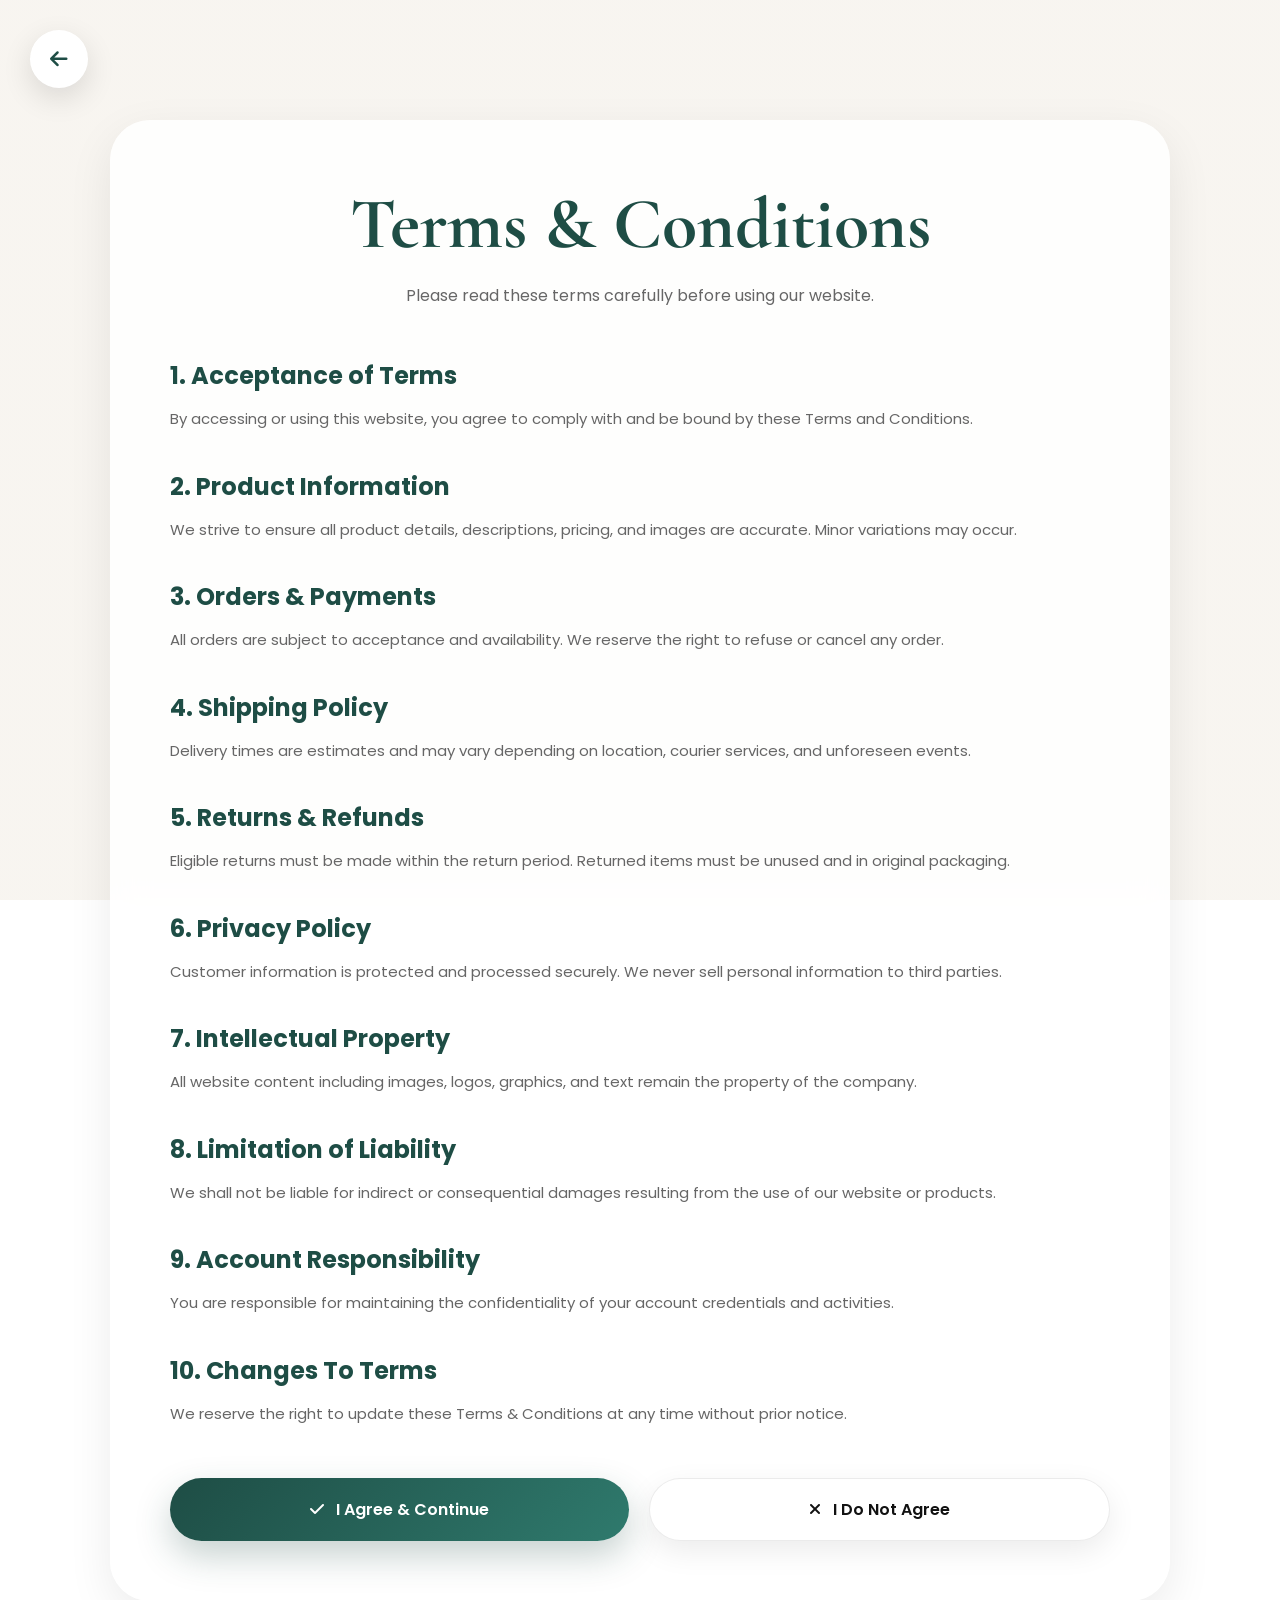
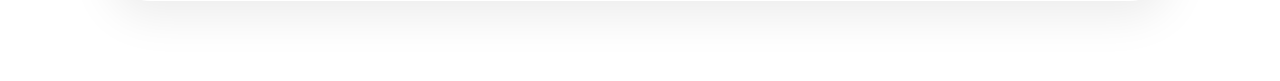
<file: terms&con.html>
<!DOCTYPE html>
<html lang="en">

<head>
    <!-- Favicon -->
<link rel="icon" type="image/png" href="./bloom2.png?v=10">
<link rel="shortcut icon" href="./bloom2.png?v=10">
    <meta charset="UTF-8">
    <meta name="viewport" content="width=device-width, initial-scale=1.0">

    <title>Terms & Conditions</title>

    <link
        href="https://fonts.googleapis.com/css2?family=Poppins:wght@300;400;500;600;700&family=Cormorant+Garamond:wght@400;500;600;700&display=swap"
        rel="stylesheet">

    <link rel="stylesheet" href="https://cdnjs.cloudflare.com/ajax/libs/font-awesome/6.5.1/css/all.min.css" />

    <style>
        /* ===================================
ROOT
=================================== */

        :root {

            --bg: #f7f4ef;
            --card: #ffffff;

            --text: #111;
            --light: #666;

            --primary: #1E4D45;
            --gold: #c8a96b;

            --shadow:
                0 15px 45px rgba(0, 0, 0, .08);
        }

        /* ===================================
GLOBAL
=================================== */

        * {
            margin: 0;
            padding: 0;
            box-sizing: border-box;
            font-family: 'Poppins', sans-serif;
        }

        body {

            background:
                linear-gradient(rgba(247, 244, 239, .92),
                    rgba(247, 244, 239, .92)),

                url("https://i.pinimg.com/1200x/38/24/34/382434f5f6836b54865b318787d50171.jpg");

            background-size: cover;
            background-position: center;
            background-attachment: fixed;

            min-height: 100vh;

            color: var(--text);
        }

        /* ===================================
BACK BUTTON
=================================== */

        .top-back-btn {

            position: fixed;

            top: 30px;
            left: 30px;

            width: 58px;
            height: 58px;

            border: none;

            border-radius: 50%;

            background: white;

            color: var(--primary);

            font-size: 20px;

            cursor: pointer;

            box-shadow: 0 10px 30px rgba(0, 0, 0, .12);

            z-index: 999;

            transition: .3s;
        }

        .top-back-btn:hover {

            background: var(--primary);

            color: white;

            transform: translateY(-4px);
        }

        /* ===================================
CONTAINER
=================================== */

        .container {

            max-width: 1100px;

            margin: auto;

            padding: 120px 20px 80px;
        }

        /* ===================================
CARD
=================================== */

        .terms-card {

            background: rgba(255, 255, 255, .85);

            backdrop-filter: blur(18px);

            border-radius: 40px;

            padding: 60px;

            box-shadow: var(--shadow);
        }

        .terms-title {

            text-align: center;

            margin-bottom: 50px;
        }

        .terms-title h1 {

            font-size: 72px;

            color: var(--primary);

            font-family: 'Cormorant Garamond', serif;

            margin-bottom: 15px;
        }

        .terms-title p {

            color: var(--light);

            font-size: 16px;
        }

        /* ===================================
CONTENT
=================================== */

        .section {

            margin-bottom: 35px;
        }

        .section h2 {

            color: var(--primary);

            margin-bottom: 12px;

            font-size: 24px;
        }

        .section p {

            color: var(--light);

            line-height: 1.9;

            font-size: 15px;
        }

        /* ===================================
BUTTONS
=================================== */

        .action-buttons {

            margin-top: 50px;

            display: flex;

            gap: 20px;

            flex-wrap: wrap;
        }

        .agree-btn {

            flex: 1;

            min-width: 250px;

            padding: 18px;

            border: none;

            border-radius: 60px;

            background:
                linear-gradient(135deg,
                    #1E4D45,
                    #2f7a6d);

            color: white;

            font-size: 16px;

            font-weight: 600;

            cursor: pointer;

            box-shadow:
                0 15px 35px rgba(30, 77, 69, .25);

            transition: .35s;
        }

        .agree-btn:hover {

            transform: translateY(-4px);
        }

        .deny-btn {

            flex: 1;

            min-width: 250px;

            padding: 18px;

            border: none;

            border-radius: 60px;

            background: white;

            color: #111;

            font-size: 16px;

            font-weight: 600;

            cursor: pointer;

            border: 1px solid rgba(0, 0, 0, .08);

            box-shadow:
                0 10px 30px rgba(0, 0, 0, .08);

            transition: .35s;
        }

        .deny-btn:hover {

            background: #d4b06a;

            color: white;

            transform: translateY(-4px);
        }

        body.dark-mode {
            background:
                linear-gradient(rgba(12, 14, 18, .92),
                    rgba(12, 14, 18, .92)),
                url("https://i.pinimg.com/1200x/38/24/34/382434f5f6836b54865b318787d50171.jpg");

            background-size: cover;
            background-position: center;
            background-attachment: fixed;

            color: #f5f5f5;
        }

        /* MAIN CARD */

        body.dark-mode .terms-card {

            background: rgba(24, 28, 34, .88);

            backdrop-filter: blur(20px);

            border: 1px solid rgba(212, 175, 55, .12);

            box-shadow:
                0 25px 70px rgba(0, 0, 0, .45);
        }

        /* TITLE */

        body.dark-mode .terms-title h1 {

            color: #63ada0;

            text-shadow:
                0 0 20px rgba(212, 175, 55, .15);
        }

        body.dark-mode .terms-title p {

            color: #bdbdbd;
        }

        /* SECTION HEADINGS */

        body.dark-mode .section h2 {

            color: #47897e;

            border-left: 4px solid #1E4D45;

            padding-left: 12px;
        }

        /* CONTENT */

        body.dark-mode .section p {

            color: #d8d8d8;

            line-height: 2;
        }

        /* SECTION SEPARATION */

        body.dark-mode .section {

            padding-bottom: 25px;

            margin-bottom: 25px;

            border-bottom:
                1px solid rgba(255, 255, 255, .06);
        }

        body.dark-mode .section:last-child {

            border-bottom: none;
        }

        /* BACK BUTTON */

        body.dark-mode .top-back-btn {

            background: #232831;

            color: #1E4D45;

            border: 1px solid rgba(212, 175, 55, .15);

            box-shadow:
                0 10px 30px rgba(0, 0, 0, .3);
        }

        body.dark-mode .top-back-btn:hover {

            background: #1E4D45;

            color: #111;
        }

        /* AGREE BUTTON */

        body.dark-mode .agree-btn {

            background:
                linear-gradient(135deg,
                    #1E4D45,
                    #598f86);

            color: #111;

        }

        body.dark-mode .agree-btn:hover {

            transform: translateY(-4px);


        }

        /* DENY BUTTON */

        body.dark-mode .deny-btn {

            background: #232831;

            color: #f5f5f5;

            border: 1px solid rgba(255, 255, 255, .08);

            box-shadow: none;
        }

        body.dark-mode .deny-btn:hover {

            background: #a53b3b;

            color: white;

            border-color: #a53b3b;
        }

        /* GOLD GLOW EFFECT */

        body.dark-mode::before {

            content: "";

            position: fixed;

            inset: 0;

            pointer-events: none;

            z-index: -1;

            background:

                radial-gradient(circle at 15% 15%,
                    rgba(212, 175, 55, .06),
                    transparent 25%),

                radial-gradient(circle at 85% 75%,
                    rgba(212, 175, 55, .05),
                    transparent 30%);
        }

        /* ===================================
MOBILE
=================================== */

        @media(max-width:768px) {

            .terms-card {

                padding: 35px;
            }

            .terms-title h1 {

                font-size: 48px;
            }

            .action-buttons {

                flex-direction: column;
            }

            .agree-btn,
            .deny-btn {

                width: 100%;
            }

            .top-back-btn {

                width: 50px;
                height: 50px;

                top: 20px;
                left: 20px;
            }
        }

        body.dark-mode {

            background:

                linear-gradient(rgba(8, 10, 14, .78),
                    rgba(8, 10, 14, .78)),

                url("https://i.pinimg.com/1200x/38/24/34/382434f5f6836b54865b318787d50171.jpg");

            background-size: cover;
            background-position: center;
            background-attachment: fixed;

            color: #f5f5f5;
        }
    </style>

</head>

<body>

    <button class="top-back-btn" onclick="history.back()">

        <i class="fa-solid fa-arrow-left"></i>

    </button>

    <div class="container">

        <div class="terms-card">

            <div class="terms-title">

                <h1>Terms & Conditions</h1>

                <p>
                    Please read these terms carefully before using our website.
                </p>

            </div>

            <div class="section">
                <h2>1. Acceptance of Terms</h2>
                <p>
                    By accessing or using this website, you agree to comply
                    with and be bound by these Terms and Conditions.
                </p>
            </div>

            <div class="section">
                <h2>2. Product Information</h2>
                <p>
                    We strive to ensure all product details, descriptions,
                    pricing, and images are accurate. Minor variations may occur.
                </p>
            </div>

            <div class="section">
                <h2>3. Orders & Payments</h2>
                <p>
                    All orders are subject to acceptance and availability.
                    We reserve the right to refuse or cancel any order.
                </p>
            </div>

            <div class="section">
                <h2>4. Shipping Policy</h2>
                <p>
                    Delivery times are estimates and may vary depending
                    on location, courier services, and unforeseen events.
                </p>
            </div>

            <div class="section">
                <h2>5. Returns & Refunds</h2>
                <p>
                    Eligible returns must be made within the return period.
                    Returned items must be unused and in original packaging.
                </p>
            </div>

            <div class="section">
                <h2>6. Privacy Policy</h2>
                <p>
                    Customer information is protected and processed securely.
                    We never sell personal information to third parties.
                </p>
            </div>

            <div class="section">
                <h2>7. Intellectual Property</h2>
                <p>
                    All website content including images, logos, graphics,
                    and text remain the property of the company.
                </p>
            </div>

            <div class="section">
                <h2>8. Limitation of Liability</h2>
                <p>
                    We shall not be liable for indirect or consequential
                    damages resulting from the use of our website or products.
                </p>
            </div>

            <div class="section">
                <h2>9. Account Responsibility</h2>
                <p>
                    You are responsible for maintaining the confidentiality
                    of your account credentials and activities.
                </p>
            </div>

            <div class="section">
                <h2>10. Changes To Terms</h2>
                <p>
                    We reserve the right to update these Terms & Conditions
                    at any time without prior notice.
                </p>
            </div>

            <div class="action-buttons">

                <button class="agree-btn" onclick="agreeTerms()">

                    <i class="fa-solid fa-check"></i>
                    &nbsp;
                    I Agree & Continue

                </button>

                <button class="deny-btn" onclick="denyTerms()">

                    <i class="fa-solid fa-xmark"></i>
                    &nbsp;
                    I Do Not Agree

                </button>

            </div>

        </div>

    </div>

    <script>

        function agreeTerms() {

            localStorage.setItem(
                "termsAccepted",
                "true"
            );

            history.back();
        }

        function denyTerms() {

            localStorage.removeItem(
                "termsAccepted"
            );

            history.back();
        }

    </script>
    <script src="script.js"></script>
</body>

</html>
</file>
